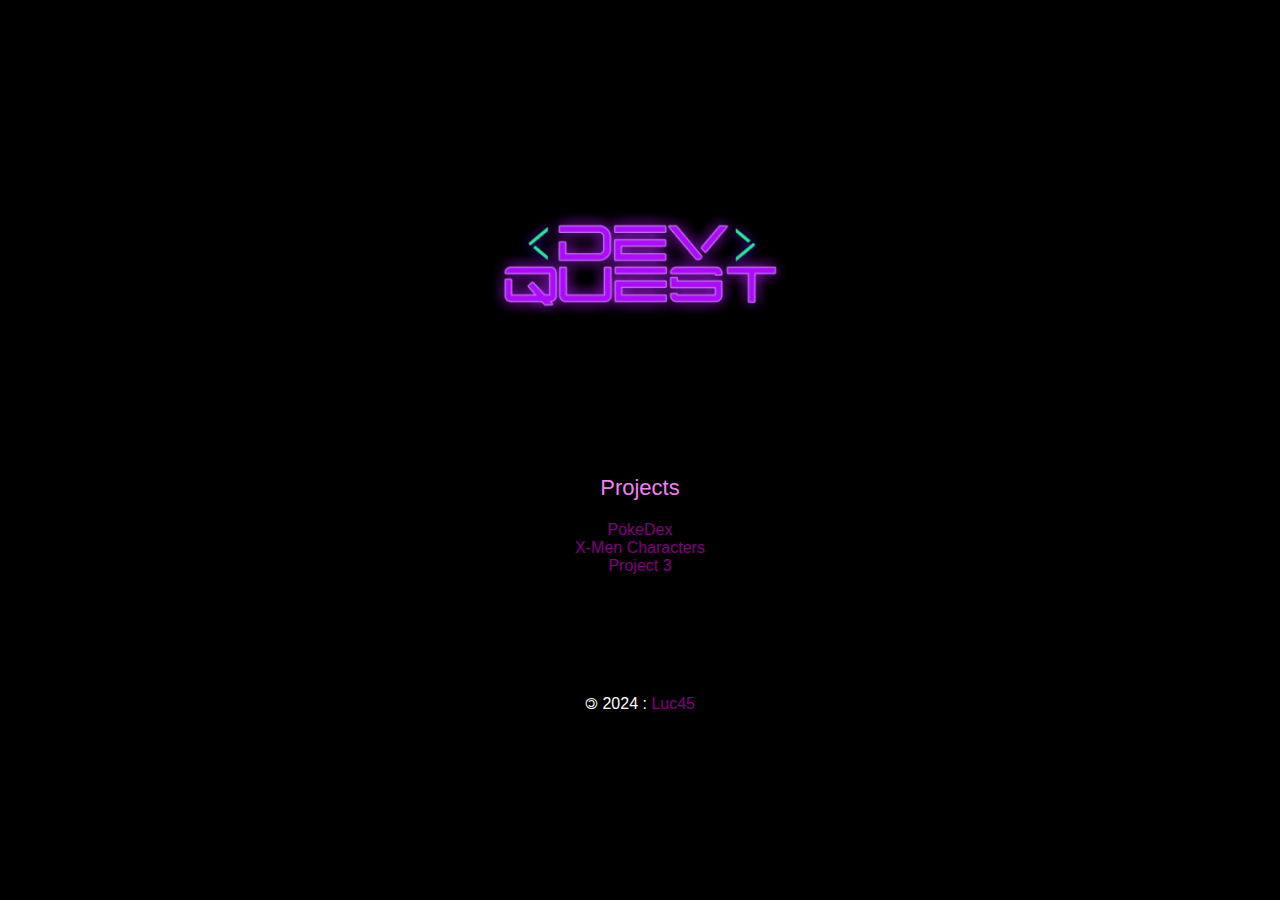
<file: index.html>
<!DOCTYPE html>
<html lang="en">

<head>
	<meta charset="UTF-8" />
	<meta name="viewport" content="width=device-width, initial-scale=1.0" />
	<meta http-equiv="X-UA-Compatible" content="IE=edge" />
	<link rel="icon" type="images/png" sizes="32x32" href="./src/images/favicon.ico" />
	<link rel="stylesheet" href="./src/css/reset.css" />
	<link rel="stylesheet" href="./src/css/style.css" />
	<title>DevQuest projects</title>
</head>

<body>
	<div class="container">
		<header>
			<img src="./src/img/devquest-logo.webp" alt="devquest logo">
		</header>
		<main>
			<h1>Projects</h1>
			<ul>
				<li><a class="select" href="pokedex.html" target="_blank">PokeDex</a></li>
				<li><a class="select" href="x-men.html" target="_blank">X-Men Characters</a></li>
				<li><a class="select" href="projeto3.html" target="_blank">Project 3</a></li>
			</ul>
		</main>
		<footer>
			<div>
				&#x1F12F; 2024 : <a href="https://lucas7x.win" target="_blank">Luc45</a>
			</div>
		</footer>
	</div>
</body>

</html>
</file>
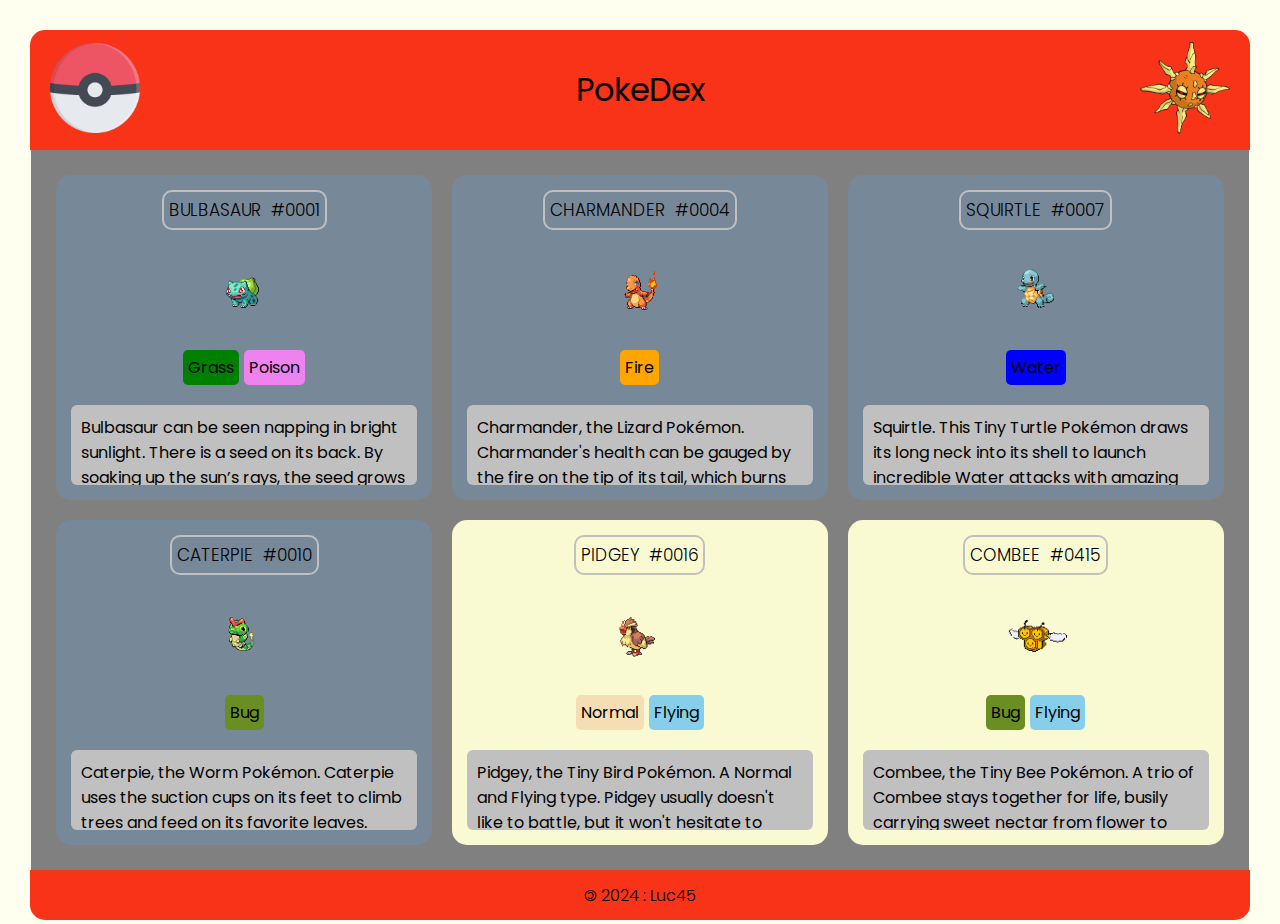
<file: pokedex.html>
<!DOCTYPE html>
<html lang="en">

<head>
	<meta charset="UTF-8" />
	<meta name="viewport" content="width=device-width, initial-scale=1.0" />
	<meta http-equiv="X-UA-Compatible" content="IE=edge" />
	<link rel="icon" type="images/png" sizes="32x32" href="./src/img/pokedex/pokeball.png" />
	<link rel="preconnect" href="https://fonts.googleapis.com" />
	<link rel="preconnect" href="https://fonts.gstatic.com" crossorigin />
	<link
		href="https://fonts.googleapis.com/css2?family=Poppins:ital,wght@0,100;0,200;0,300;0,400;0,500;0,600;0,700;0,800;0,900;1,100;1,200;1,300;1,400;1,500;1,600;1,700;1,800;1,900&display=swap"
		rel="stylesheet" />
	<link rel="stylesheet" href="./src/css/reset.css" />
	<link rel="stylesheet" href="./src/css/pokedex.css" />
	<script src="./src/js/pokedex/night-mode.js"></script>
	<title>PokeDex</title>
</head>

<body>
	<header>
		<button id="collapse-button">
			<img src="./src/img/pokedex/pokeball.png" alt="pokeball" class="icon" />
		</button>
		<h1>PokeDex</h1>
		<button id="toggle-button">
			<img class="icon" />
		</button>
	</header>
	<main class="collapse">
		<ul class="pokemon-list">
			<li class="card">
				<div class="name">
					<span>Bulbasaur</span>
					<span>#0001</span>
				</div>
				<img src="./src/img/pokedex/bulbasaur.png" alt="Bulbasaur" class="png" />
				<div class="info">
					<ul class="types">
						<li class="grass">Grass</li>
						<li class="poison">Poison</li>
					</ul>
					<p class="entry">
						Bulbasaur can be seen napping in bright sunlight. There is a seed
						on its back. By soaking up the sun’s rays, the seed grows
						progressively larger.
					</p>
				</div>
			</li>
			<li class="card">
				<div class="name">
					<span>Charmander</span>
					<span>#0004</span>
				</div>
				<img src="./src/img/pokedex/charmander.png" alt="Charmander" class="png" />
				<div class="info">
					<ul class="types">
						<li class="fire">Fire</li>
					</ul>
					<p class="entry">
						Charmander, the Lizard Pokémon. Charmander's health can be gauged
						by the fire on the tip of its tail, which burns intensely when
						it's in good health.
					</p>
				</div>
			</li>
			<li class="card">
				<div class="name">
					<span>Squirtle</span>
					<span>#0007</span>
				</div>
				<img src="./src/img/pokedex/squirtle.png" alt="Squirtle" class="png" />
				<div class="info">
					<ul class="types">
						<li class="water">Water</li>
					</ul>
					<p class="entry">
						Squirtle. This Tiny Turtle Pokémon draws its long neck into its
						shell to launch incredible Water attacks with amazing range and
						accuracy. The blasts can be quite powerful.
					</p>
				</div>
			</li>
			<li class="card">
				<div class="name">
					<span>Caterpie</span>
					<span>#0010</span>
				</div>
				<img src="./src/img/pokedex/caterpie.png" alt="Caterpie" class="png" />
				<div class="info">
					<ul class="types">
						<li class="bug">Bug</li>
					</ul>
					<p class="entry">
						Caterpie, the Worm Pokémon. Caterpie uses the suction cups on its
						feet to climb trees and feed on its favorite leaves.
					</p>
				</div>
			</li>
			<li class="day-card">
				<div class="name">
					<span>Pidgey</span>
					<span>#0016</span>
				</div>
				<img src="./src/img/pokedex/pidgey.png" alt="Pidgey" class="png" />
				<div class="info">
					<ul class="types">
						<li class="normal">Normal</li>
						<li class="flying">Flying</li>
					</ul>
					<p class="entry">
						Pidgey, the Tiny Bird Pokémon. A Normal and Flying type. Pidgey
						usually doesn't like to battle, but it won't hesitate to attack if
						provoked.
					</p>
				</div>
			</li>
			<li class="day-card">
				<div class="name">
					<span>Combee</span>
					<span>#0415</span>
				</div>
				<img src="./src/img/pokedex/combee.png" alt="Combee" class="png" />
				<div class="info">
					<ul class="types">
						<li class="bug">Bug</li>
						<li class="flying">Flying</li>
					</ul>
					<p class="entry">
						Combee, the Tiny Bee Pokémon. A trio of Combee stays together for
						life, busily carrying sweet nectar from flower to flower.
					</p>
				</div>
			</li>
			<li class="night-card">
				<div class="name">
					<span>Zubat</span>
					<span>#0041</span>
				</div>
				<img src="./src/img/pokedex/zubat.png" alt="Zubat" class="png" />
				<div class="info">
					<ul class="types">
						<li class="poison">Poison</li>
						<li class="flying">Flying</li>
					</ul>
					<p class="entry">
						Zubat, Flying Pokémon with supersonic powers. Zubat live in caves
						and hate to fly outside in daylight.
					</p>
				</div>
			</li>
			<li class="night-card">
				<div class="name">
					<span>Gastly</span>
					<span>#0092</span>
				</div>
				<img src="./src/img/pokedex/gastly.png" alt="Gastly" class="png" />
				<div class="info">
					<ul class="types">
						<li class="ghost">Ghost</li>
						<li class="poison">Poison</li>
					</ul>
					<p class="entry">
						Gastly, the Gas Pokémon. Although it can sneak in anywhere with
						its gaseous body, it can also be blown away by wind.
					</p>
				</div>
			</li>
		</ul>
	</main>
	<footer>
		<div>
			&#x1F12F; 2024 : <a href="https://lucas7x.win" target="_blank">Luc45</a>
		</div>
	</footer>
	<script src="./src/js/pokedex/collapse.js"></script>
</body>

</html>
</file>
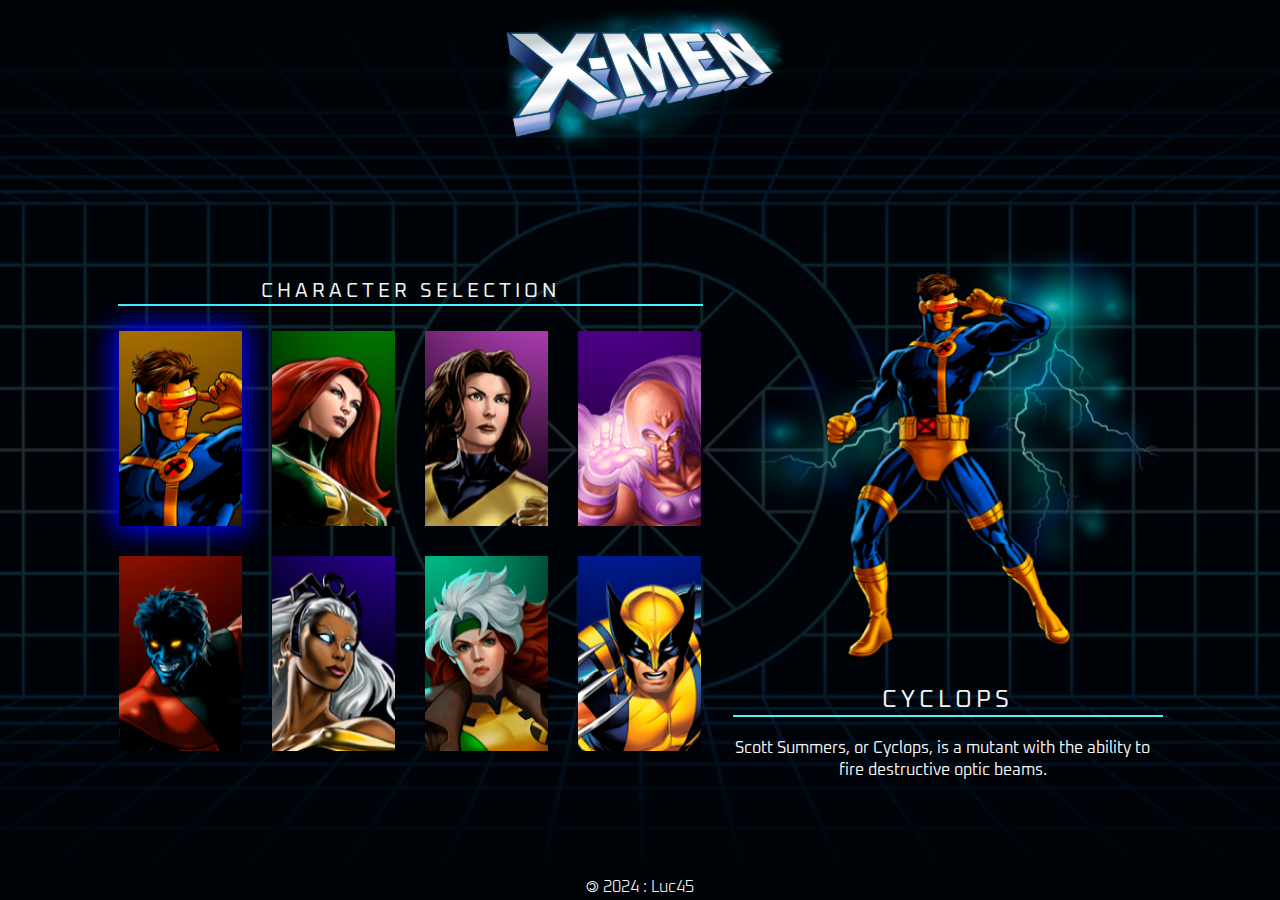
<file: x-men.html>
<!DOCTYPE html>
<html lang="en">

<head>
	<meta charset="UTF-8" />
	<meta name="viewport" content="width=device-width, initial-scale=1.0" />
	<meta http-equiv="X-UA-Compatible" content="IE=edge" />
	<link rel="icon" type="images/png" sizes="32x32" href="./src/img/x-men/logo.svg" />
	<link rel="preconnect" href="https://fonts.googleapis.com" />
	<link rel="preconnect" href="https://fonts.gstatic.com" crossorigin />
	<link href="https://fonts.googleapis.com/css2?family=Oxanium:wght@300;400;700&display=swap" rel="stylesheet" />
	<link rel="stylesheet" href="./src/css/reset.css" />
	<link rel="stylesheet" href="./src/css/x-men.css" />
	<title>X-Men Characters</title>
</head>

<body>
	<header>
		<img class="logo" src="./src/img/x-men/logo.svg" alt="logo x-men">
		<audio class="player" loop>
			<source src="./src/sound/x-men/x-men-tas-intro.mp3" type="audio/mp3">
		</audio>
	</header>
	<main>
		<section class="characters">
			<h1>Character selection</h1>
			<ul class="characters-list">
				<li class="character selected" id="ciclope" data-name="Cyclops" data-description="Scott Summers, or Cyclops, is a mutant with the ability to fire destructive optic beams.">
					<img src="./src/img/x-men/card-ciclope.jpg" alt="Cyclops" />
				</li>
				<li class="character" id="jean-grey" data-name="Jean Grey" data-description="Jean Grey is a mutant with vast empathic, telepathic and telekinetic powers.">
					<img src="./src/img/x-men/card-jean-grey.jpg" alt="Jean Grey" />
				</li>
				<li class="character" id="lince-negra" data-name="Kitty Pryde" data-description="Kate Pryde is a mutant with versatile phasing abilities which allow her to move through solid matter.">
					<img src="./src/img/x-men/card-lince-negra.jpg" alt="Kitty Pride" />
				</li>
				<li class="character" id="magneto" data-name="Magneto" data-description="With the power of magnetism, Magneto is a powerful mutant willing to go to any extreme to protect his species.">
					<img src="./src/img/x-men/card-magneto.jpg" alt="Magneto" />
				</li>
				<li class="character" id="noturno" data-name="Nightcrawler" data-description="Nightcrawler is a demonic-looking mutant with teleporting abilities.">
					<img src="./src/img/x-men/card-noturno.jpg" alt="Nightcrawler" />
				</li>
				<li class="character" id="tempestade" data-name="Storm" data-description="Storm is a powerful mutant with power to control the weather.">
					<img src="./src/img/x-men/card-tempestade.jpg" alt="Storm" />
				</li>
				<li class="character" id="vampira" data-name="Rogue" data-description="Rogue has the ability of absorbing the energy of others, incorporating their abilities, powers, memories and even personality.">
					<img src="./src/img/x-men/card-vampira.jpg" alt="Rogue" />
				</li>
				<li class="character" id="wolverine" data-name="Wolverine" data-description="Wolverine has animal-keen senses, retractable claws, enhanced physical capabilities and powerful regenerative ability.">
					<img src="./src/img/x-men/card-wolverine.jpg" alt="Wolverine" />
				</li>
			</ul>
		</section>
		<section class="selected-character">
			<img class="selected-character-big" src="./src/img/x-men/card-ciclope.png" alt="selected character" />
			<div class="info">
				<h2 class="character-name" id="character-name">Cyclops</h2>
				<p class="character-description" id="character-description">
					Scott Summers, or Cyclops, is a mutant with the ability to fire destructive optic beams.
				</p>
			</div>
		</section>
	</main>
	<footer>
		<div>
			&#x1F12F; 2024 : <a href="https://lucas7x.win" target="_blank">Luc45</a>
		</div>
	</footer>
	<script src="./src/js/x-men/char-selection.js"></script>
</body>

</html>
</file>
<file: src/css/style.css>
body {
	background-color: black;
	font-family: Segoe UI, Nunito, Oxygen, Ubuntu, Cantarell, Fira Sans, Droid Sans, Helvetica Neue, sans-serif;
	color: white;
}

footer {
	font-size: 16px;
	text-align: center;
	height: 20px;
}

h1 {
	color: violet;
	font-size: 22px;
	text-align: center;
}

a {
	color: purple;
}

a:hover {
	font-weight: bold;
}

ul {
	text-align: center;
	padding-top: 20px;
}

.container {
	height: 100dvh;
	margin: 0;
	display: flex;
	flex-direction: column;
	align-items: center;
	justify-content: center;
	gap: 120px;
}
</file>
<file: src/css/pokedex.css>
body {
	display: flex;
	flex-direction: column;
	min-height: 100vh;
	justify-content: center;
	background-color: black;
	font-family: "Poppins", sans-serif;
	max-width: 1280px;
	margin: 0 auto;
	padding: 30px;
	transition: background-color 1s, color 1s;
	overflow: hidden;
}

header,
footer {
	background-color: #f93318;
	flex-shrink: 0;
}

header {
	padding: 10px;
	height: 120px;
	display: flex;
	justify-content: space-between;
	align-items: center;
	border-radius: 15px 15px 0 0;
}

header .icon {
	width: 90px;
	transition: 0.2s ease-in-out;
}

header .icon:hover {
	transform: scale(1.1);
}

footer {
	border-radius: 0 0 15px 15px;
}

footer {
	font-size: 16px;
	display: flex;
	justify-content: center;
	align-items: center;
	height: 50px;
}

a {
	color: black;
}

a:hover {
	font-weight: bold;
}

main {
	display: flex;
	flex-direction: column;
	background-color: gray;
	max-width: 99.8%;
	margin: 0 auto;
	overflow-y: auto;
}

main.collapse {
	transition: max-height 1s ease-in-out;
}

button {
	background-color: inherit;
	border: none;
	font-size: 16px;
	cursor: pointer;
	padding: 10px 10px;
}

h1 {
	color: black;
}

.day-mode {
	background-color: ivory;
	color: black;
}

.day-mode .night-card {
	display: none;
}

.day-mode header,
.day-mode footer {
	color: black;
}

.night-mode {
	background-color: black;
}

.night-mode .day-card {
	display: none;
}

.night-mode header,
.night-mode footer {
	color: black;
}

.pokemon-list {
	display: flex;
	flex-wrap: wrap;
	justify-content: center;
	padding: 15px;
}

.pokemon-list .png {
	width: 90px;
	height: 90px;
}

.name {
	display: flex;
	justify-content: space-between;
	border: 2px solid silver;
	border-radius: 10px;
	text-transform: uppercase;
	font-size: 17px;
}

.card {
	background-color: lightslategray;
}

.card .name span {
	padding: 5px;
}

.day-card {
	background-color: lightgoldenrodyellow;
}

.day-card .name span {
	padding: 5px;
}

.night-card {
	background-color: darkblue;
}

.night-card .name span {
	padding: 5px;
	color: white;
}

.card,
.night-card,
.day-card {
	flex: 1 1 calc(33.33% - 35px);
	padding: 15px;
	margin: 10px;
	display: flex;
	flex-direction: column;
	align-items: center;
	gap: 15px;
	border-radius: 15px;
	transition: transform 0.2s ease-in-out;
}

.card:hover,
.night-card:hover,
.day-card:hover {
	transform: scale(1.05);
}

.info {
	display: flex;
	flex-direction: column;
	align-items: center;
	gap: 15px;
}

.info ul li {
	margin-bottom: 5px;
}

.types {
	display: flex;
	gap: 5px;
}

.types .grass,
.types .fire,
.types .normal,
.types .water,
.types .bug,
.types .poison,
.types .flying,
.types .ghost {
	font-weight: 400;
	padding: 5px;
	border-radius: 5px;
}

.types .grass {
	background-color: green;
}

.types .fire {
	background-color: orange;
}

.types .normal {
	background-color: wheat;
}

.types .water {
	background-color: blue;
}

.types .bug {
	background-color: olivedrab;
}

.types .poison {
	background-color: violet;
}

.types .flying {
	background-color: skyblue;
}

.types .ghost {
	background-color: purple;
}

.entry {
	background-color: silver;
	max-height: 80px;
	overflow-y: auto;
	padding: 10px;
	border-radius: 6px;
}

@media (max-width: 920px) {
	.card,
	.night-card,
	.day-card {
		flex: 1 1 calc(50% - 35px);
	}
}

@media (max-width: 768px) {
	.card,
	.night-card,
	.day-card {
		flex: 1 1 calc(100% - 35px);
	}
}

*::-webkit-scrollbar {
	width: 12px;
}

*::-webkit-scrollbar-track {
	background: whitesmoke;
	border-radius: 5px;
}

*::-webkit-scrollbar-thumb {
	background-color: black;
	border-radius: 10px;
	border: 3px solid white;
}
</file>
<file: src/css/x-men.css>
body {
	font-family: "Oxanium", cursive;
	background-color: black;
	color: whitesmoke;
}

body::before {
	content: "";
	background-image: url(../img/x-men/bg-desktop.jpg);
	background-repeat: no-repeat;
	background-size: cover;
	background-position: center;
	opacity: 0.2;
	width: 100%;
	height: 100%;
	position: absolute;
	z-index: -1;
}

header {
	display: flex;
	justify-content: center;
}

main {
	display: flex;
	align-items: center;
	justify-content: center;
	gap: 30px;
	min-height: calc(100dvh - 175px);
}

footer {
	font-size: 16px;
	text-align: center;
	height: 20px;
}

h1 {
	font-size: 25px;
}

.characters-list {
	display: flex;
	flex-wrap: wrap;
	justify-content: center;
	gap: 30px;
}

.characters {
	display: flex;
	flex-direction: column;
	align-items: center;
	max-width: 585px;
	gap: 25px;
}

.characters h1 {
	font-size: 20px;
	letter-spacing: 4px;
	text-transform: uppercase;
	border-bottom: 2px solid #47f4ff;
	width: 100%;
	text-align: center;
}

.characters-list img {
	width: 100%;
	height: 100%;
}

.character.selected {
	box-shadow: 0px 0px 24px 5px blue;
}

.selected-character {
	text-align: center;
	max-height: 530px;
}

.selected-character-big {
	width: 430px;
	height: 430px;
}

.character-name {
	border-bottom: 2px solid #47f4ff;
	letter-spacing: 4px;
	text-transform: uppercase;
}

.character-description {
	font-size: 16px;
	line-height: 22px;
	text-align: center;
	margin-top: 20px;
	width: 420px;
}

.info {
    height: 120px;
}

/* RESPONSIVE */

@media (max-width: 1120px) {
	header .logo {
		max-width: 190px;
	}

	main {
		flex-direction: column-reverse;
		max-width: 430px;
		margin: 0 auto;
	}

	footer {
		margin-top: 20px;
	}

	.characters {
		margin-top: 40px;
	}

	.character-name {
		font-size: 17px;
	}

	.characters-list {
		gap: 9px;
	}

	.characters-list img {
		width: 80px;
	}

	.selected-character-big {
		width: 350px;
		height: 350px;
	}

	.character-description {
		width: 80%;
		font-size: 16px;
		margin: 20px auto;
	}
}
</file>
